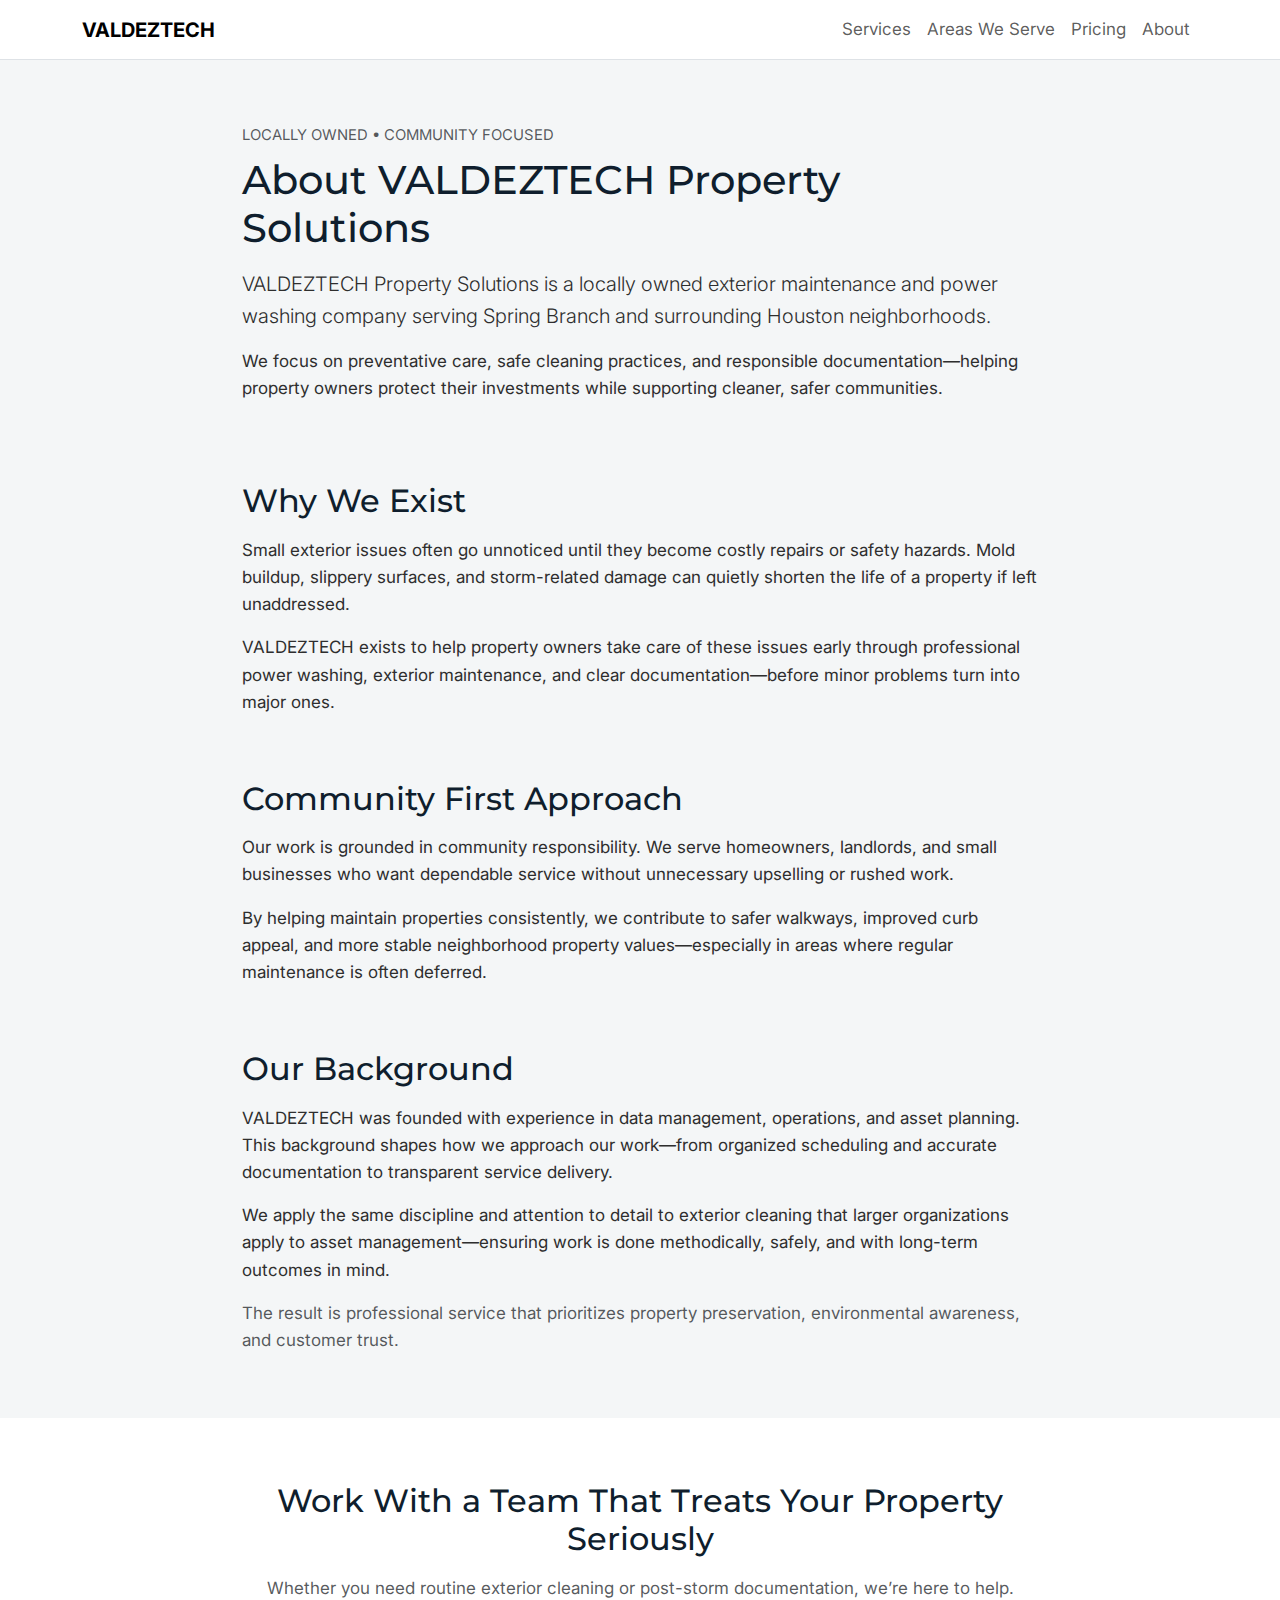
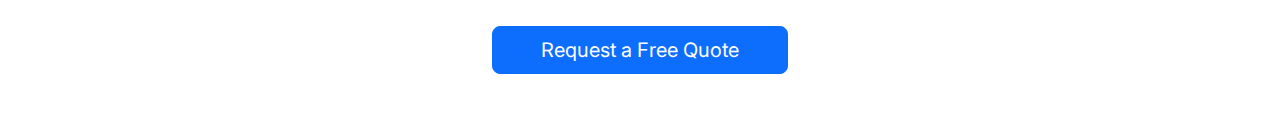
<file: about.html>
<!doctype html>
<html lang="en">
<head>
  <meta charset="UTF-8" />
  <meta name="viewport" content="width=device-width, initial-scale=1.0" />
  <title>About Us | VALDEZTECH Property Solutions</title>

  <!-- Bootstrap CSS -->
  <link href="https://cdn.jsdelivr.net/npm/bootstrap@5.3.2/dist/css/bootstrap.min.css" rel="stylesheet"/>

  <!-- Google Fonts -->
  <link rel="preconnect" href="https://fonts.googleapis.com" />
  <link rel="preconnect" href="https://fonts.gstatic.com" crossorigin />
  <link href="https://fonts.googleapis.com/css2?family=Inter:wght@400;500&family=Montserrat:wght@500;600;700&display=swap" rel="stylesheet"/>
<link href="style.css" rel="stylesheet" />
</head>

<body>

<!-- NAVBAR -->
<nav class="navbar navbar-expand-lg bg-white border-bottom">
  <div class="container">
    <a class="navbar-brand fw-bold" href="index.html">VALDEZTECH</a>

    <button class="navbar-toggler" type="button" data-bs-toggle="collapse" data-bs-target="#mainNav">
      <span class="navbar-toggler-icon"></span>
    </button>

    <div class="collapse navbar-collapse" id="mainNav">
      <ul class="navbar-nav ms-auto">
        <li class="nav-item"><a class="nav-link" href="services.html">Services</a></li>
        <li class="nav-item"><a class="nav-link" href="areas.html">Areas We Serve</a></li>
        <li class="nav-item"><a class="nav-link" href="./estimate/estimate.html">Pricing</a></li>
        <li class="nav-item"><a class="nav-link" href="about.html">About</a></li>
      </ul>
    </div>
  </div>
</nav>
<!-- HEADER -->
<section class="section-padding">
  <div class="container content-block">
    <p class="text-uppercase text-muted small mb-2">
      Locally Owned • Community Focused
    </p>

    <h1 class="mb-3">About VALDEZTECH Property Solutions</h1>

    <p class="lead">
      VALDEZTECH Property Solutions is a locally owned exterior maintenance and
      power washing company serving Spring Branch and surrounding Houston
      neighborhoods.
    </p>

    <p>
      We focus on preventative care, safe cleaning practices, and responsible
      documentation—helping property owners protect their investments while
      supporting cleaner, safer communities.
    </p>
  </div>
</section>

<!-- PURPOSE -->
<section class="pb-5">
  <div class="container content-block">
    <h2 class="mb-3">Why We Exist</h2>
    <p>
      Small exterior issues often go unnoticed until they become costly repairs
      or safety hazards. Mold buildup, slippery surfaces, and storm-related
      damage can quietly shorten the life of a property if left unaddressed.
    </p>

    <p>
      VALDEZTECH exists to help property owners take care of these issues early
      through professional power washing, exterior maintenance, and clear
      documentation—before minor problems turn into major ones.
    </p>
  </div>
</section>

<!-- COMMUNITY -->
<section class="pb-5">
  <div class="container content-block">
    <h2 class="mb-3">Community First Approach</h2>
    <p>
      Our work is grounded in community responsibility. We serve homeowners,
      landlords, and small businesses who want dependable service without
      unnecessary upselling or rushed work.
    </p>

    <p>
      By helping maintain properties consistently, we contribute to safer
      walkways, improved curb appeal, and more stable neighborhood property
      values—especially in areas where regular maintenance is often deferred.
    </p>
  </div>
</section>

<!-- FOUNDER -->
<section class="pb-5">
  <div class="container content-block">
    <h2 class="mb-3">Our Background</h2>
    <p>
      VALDEZTECH was founded with experience in data management, operations, and
      asset planning. This background shapes how we approach our work—from
      organized scheduling and accurate documentation to transparent service
      delivery.
    </p>

    <p>
      We apply the same discipline and attention to detail to exterior cleaning
      that larger organizations apply to asset management—ensuring work is done
      methodically, safely, and with long-term outcomes in mind.
    </p>

    <p class="text-muted">
      The result is professional service that prioritizes property preservation,
      environmental awareness, and customer trust.
    </p>
  </div>
</section>

<!-- CTA -->
<section class="section-padding bg-white text-center">
  <div class="container content-block">
    <h2 class="mb-3">Work With a Team That Treats Your Property Seriously</h2>
    <p class="mb-4 text-muted">
      Whether you need routine exterior cleaning or post-storm documentation,
      we’re here to help.
    </p>
    <a href="./estimate/estimate.html" class="btn btn-primary btn-lg px-5">
      Request a Free Quote
    </a>
  </div>
</section>

<!-- Bootstrap JS -->
<script src="https://cdn.jsdelivr.net/npm/bootstrap@5.3.2/dist/js/bootstrap.bundle.min.js"></script>
</body>
</html>
</file>
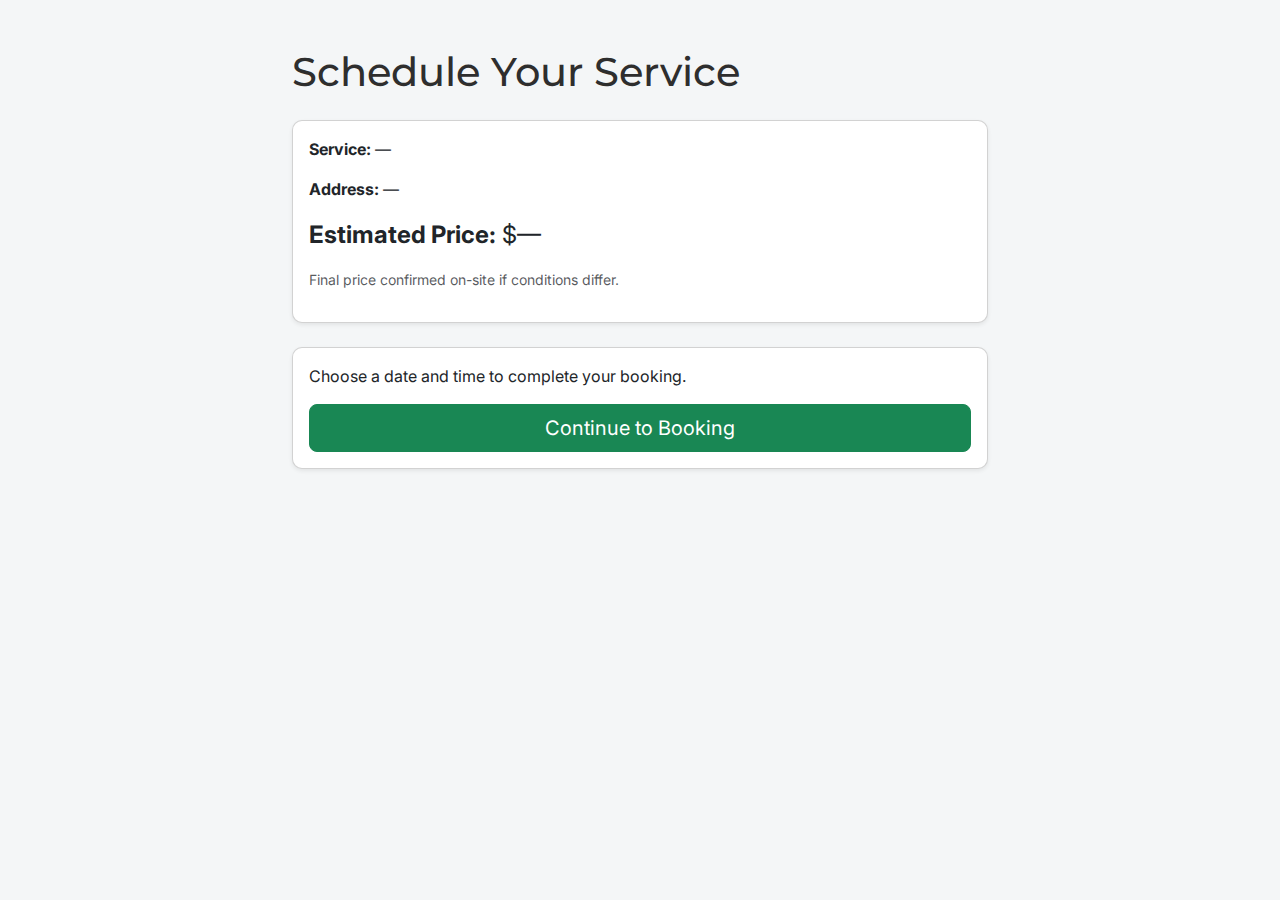
<file: schedule.html>
<!doctype html>
<html lang="en">
  <head>
    <meta charset="utf-8" />
    <meta name="viewport" content="width=device-width, initial-scale=1" />
    <title>Schedule Service | VALDEZTECH</title>

    <!-- Bootstrap CSS -->
    <link
      href="https://cdn.jsdelivr.net/npm/bootstrap@5.3.2/dist/css/bootstrap.min.css"
      rel="stylesheet"
    />

    <!-- Fonts -->
    <link rel="preconnect" href="https://fonts.googleapis.com" />
    <link rel="preconnect" href="https://fonts.gstatic.com" crossorigin />
    <link
      href="https://fonts.googleapis.com/css2?family=Inter:wght@400;500&family=Montserrat:wght@600;700&display=swap"
      rel="stylesheet"
    />

    <style>
      body {
        font-family: "Inter", system-ui, sans-serif;
        background: #f4f6f7;
        color: #2e2e2e;
      }
      h1 {
        font-family: "Montserrat", sans-serif;
      }
      .card {
        border-radius: 10px;
      }
    </style>
  </head>

  <body>
    <div class="container py-5" style="max-width: 720px;">
      <h1 class="mb-4">Schedule Your Service</h1>

      <div class="card shadow-sm mb-4">
        <div class="card-body">
          <p><strong>Service:</strong> <span id="service"></span></p>
          <p><strong>Address:</strong> <span id="address"></span></p>
          <p class="fs-4">
            <strong>Estimated Price:</strong>
            <span id="estimate"></span>
          </p>
          <p class="text-muted small">
            Final price confirmed on-site if conditions differ.
          </p>
        </div>
      </div>

      <!-- Placeholder for scheduler -->
      <div class="card shadow-sm">
        <div class="card-body">
          <p class="mb-3">
            Choose a date and time to complete your booking.
          </p>

          <!-- Replace later with Calendly / Square embed -->
          <a href="#" class="btn btn-success btn-lg w-100">
            Continue to Booking
          </a>
        </div>
      </div>
    </div>

    <!-- Read estimate data -->
    <script>
      const params = new URLSearchParams(window.location.search);

      document.getElementById("service").textContent =
        params.get("service") ?? "—";

      document.getElementById("address").textContent =
        params.get("address") ?? "—";

      const estimate = params.get("estimate");
      document.getElementById("estimate").textContent =
        estimate ? `$${estimate}.00` : "$—";
    </script>
  </body>
</html>
</file>
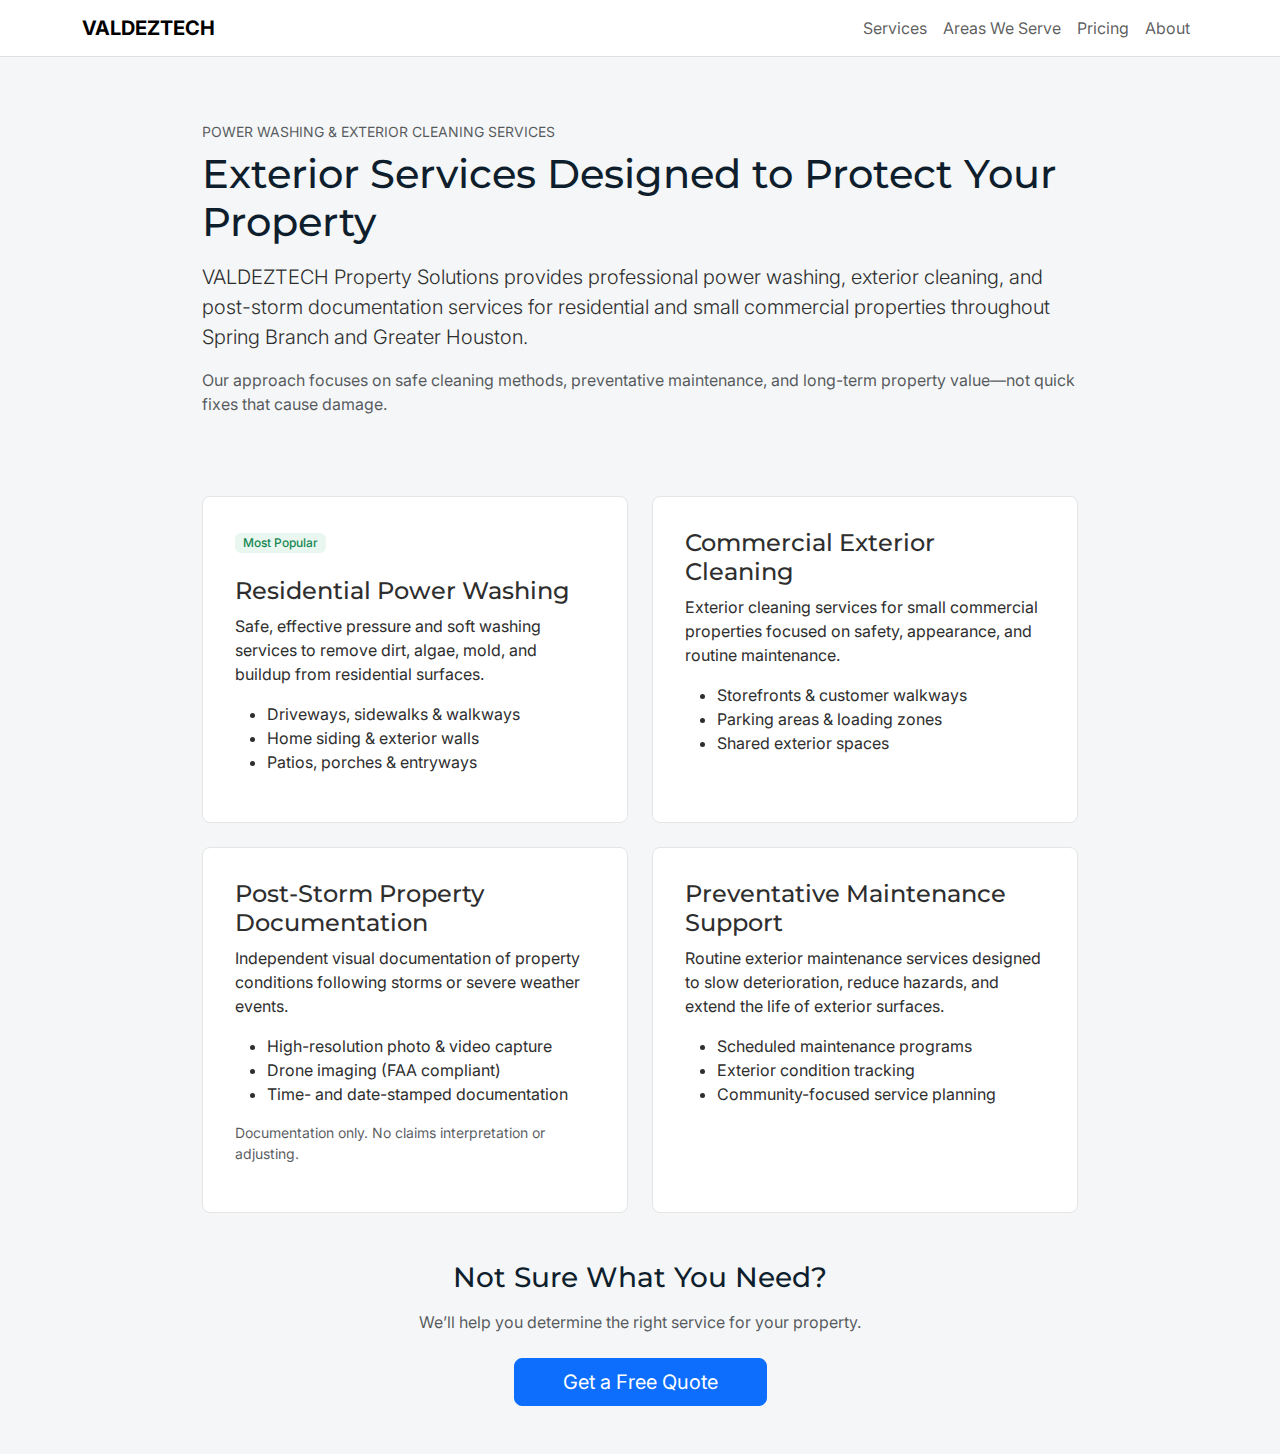
<file: services.html>
<!doctype html>
<html lang="en">
<head>
  <meta charset="utf-8" />
  <meta name="viewport" content="width=device-width, initial-scale=1" />
  <title>Power Washing Services | VALDEZTECH Property Solutions</title>

  <!-- Bootstrap CSS -->
  <link href="https://cdn.jsdelivr.net/npm/bootstrap@5.3.2/dist/css/bootstrap.min.css" rel="stylesheet"/>

  <!-- Google Fonts -->
  <link rel="preconnect" href="https://fonts.googleapis.com" />
  <link rel="preconnect" href="https://fonts.gstatic.com" crossorigin />
  <link href="https://fonts.googleapis.com/css2?family=Inter:wght@400;500&family=Montserrat:wght@500;600;700&display=swap" rel="stylesheet"/>

  <style>
    :root {
      --navy: #0F1E2D;
      --gray-text: #2E2E2E;
      --accent: #3FBF7F;
      --off-white: #F4F6F7;
    }

    body {
      font-family: 'Inter', system-ui, sans-serif;
      background-color: var(--off-white);
      color: var(--gray-text);
    }

    h1, h2, h3 {
      font-family: 'Montserrat', sans-serif;
      color: var(--navy);
    }

    .service-card {
      background: #ffffff;
      border: 1px solid #e5e5e5;
      border-radius: 8px;
      height: 100%;
      padding: 2rem;
    }

    .section-padding {
      padding: 4rem 0;
    }

    .badge-custom {
      background-color: #e9f7f0;
      color: #198754;
      font-weight: 500;
    }
  </style>
</head>

<body>

<!-- NAVBAR -->
<nav class="navbar navbar-expand-lg bg-white border-bottom">
  <div class="container">
    <a class="navbar-brand fw-bold" href="./homepage/index.html">VALDEZTECH</a>

    <button class="navbar-toggler" type="button" data-bs-toggle="collapse" data-bs-target="#mainNav">
      <span class="navbar-toggler-icon"></span>
    </button>

    <div class="collapse navbar-collapse" id="mainNav">
      <ul class="navbar-nav ms-auto">
        <li class="nav-item"><a class="nav-link" href="./services.html">Services</a></li>
        <li class="nav-item"><a class="nav-link" href="./areas.html">Areas We Serve</a></li>
        <li class="nav-item"><a class="nav-link" href="./estimate/estimate.html">Pricing</a></li>
        <li class="nav-item"><a class="nav-link" href="about.html">About</a></li>
      </ul>
    </div>
  </div>
</nav>

<!-- PAGE HEADER -->
<section class="section-padding">
  <div class="container" style="max-width:900px;">
    <p class="text-uppercase text-muted small mb-2">
      Power Washing & Exterior Cleaning Services
    </p>

    <h1 class="mb-3">Exterior Services Designed to Protect Your Property</h1>

    <p class="lead">
      VALDEZTECH Property Solutions provides professional power washing,
      exterior cleaning, and post-storm documentation services for residential
      and small commercial properties throughout Spring Branch and Greater Houston.
    </p>

    <p class="text-muted">
      Our approach focuses on safe cleaning methods, preventative maintenance,
      and long-term property value—not quick fixes that cause damage.
    </p>
  </div>
</section>

<!-- SERVICES GRID -->
<section class="pb-5">
  <div class="container" style="max-width:900px;">
    <div class="row g-4">

      <!-- Residential -->
      <div class="col-md-6">
        <div class="service-card">
          <span class="badge badge-custom mb-3">Most Popular</span>
          <h2 class="h4 mt-2">Residential Power Washing</h2>
          <p>
            Safe, effective pressure and soft washing services to remove dirt,
            algae, mold, and buildup from residential surfaces.
          </p>
          <ul>
            <li>Driveways, sidewalks & walkways</li>
            <li>Home siding & exterior walls</li>
            <li>Patios, porches & entryways</li>
          </ul>
        </div>
      </div>

      <!-- Commercial -->
      <div class="col-md-6">
        <div class="service-card">
          <h2 class="h4">Commercial Exterior Cleaning</h2>
          <p>
            Exterior cleaning services for small commercial properties focused on
            safety, appearance, and routine maintenance.
          </p>
          <ul>
            <li>Storefronts & customer walkways</li>
            <li>Parking areas & loading zones</li>
            <li>Shared exterior spaces</li>
          </ul>
        </div>
      </div>

      <!-- Storm Docs -->
      <div class="col-md-6">
        <div class="service-card">
          <h2 class="h4">Post-Storm Property Documentation</h2>
          <p>
            Independent visual documentation of property conditions following
            storms or severe weather events.
          </p>
          <ul>
            <li>High-resolution photo & video capture</li>
            <li>Drone imaging (FAA compliant)</li>
            <li>Time- and date-stamped documentation</li>
          </ul>
          <p class="text-muted small mt-2">
            Documentation only. No claims interpretation or adjusting.
          </p>
        </div>
      </div>

      <!-- Preventative -->
      <div class="col-md-6">
        <div class="service-card">
          <h2 class="h4">Preventative Maintenance Support</h2>
          <p>
            Routine exterior maintenance services designed to slow deterioration,
            reduce hazards, and extend the life of exterior surfaces.
          </p>
          <ul>
            <li>Scheduled maintenance programs</li>
            <li>Exterior condition tracking</li>
            <li>Community-focused service planning</li>
          </ul>
        </div>
      </div>

    </div>

    <!-- CTA -->
    <div class="text-center mt-5">
      <h3 class="mb-3">Not Sure What You Need?</h3>
      <p class="text-muted mb-4">
        We’ll help you determine the right service for your property.
      </p>
      <a href="./estimate/estimate.html" class="btn btn-primary btn-lg px-5">
        Get a Free Quote
      </a>
    </div>
  </div>
</section>

<!-- Bootstrap JS -->
<script src="https://cdn.jsdelivr.net/npm/bootstrap@5.3.2/dist/js/bootstrap.bundle.min.js"></script>
</body>
</html>
</file>
<file: style.css>
.bg-primary

    :root {
      --navy: #0F1E2D;
      --gray-text: #2E2E2E;
      --accent: #3FBF7F;
      --off-white: #F4F6F7;
    }

    body {
      font-family: 'Inter', system-ui, sans-serif;
      background-color: var(--off-white);
      color: var(--gray-text);
      font-size: 17px;
      line-height: 1.6;
    }

    h1, h2 {
      font-family: 'Montserrat', sans-serif;
      color: var(--navy);
    }

    .section-padding {
      padding: 4rem 0;
    }

    .content-block {
      max-width: 760px;
    }

    
    :root {
      --navy: #0F1E2D;
      --gray-text: #2E2E2E;
      --accent: #3FBF7F;
      --off-white: #F4F6F7;
    }

    body {
      font-family: 'Inter', system-ui, sans-serif;
      background-color: var(--off-white);
      color: var(--gray-text);
      font-size: 17px;
      line-height: 1.6;
    }

    h1, h2 {
      font-family: 'Montserrat', sans-serif;
      color: var(--navy);
    }

    .content-block {
      max-width: 820px;
    }

    #serviceMap {
      height: 420px;
      border-radius: 10px;
      margin-bottom: 1rem;
    }

    .area-card {
      background: #fff;
      border: 1px solid #e5e5e5;
      border-radius: 8px;
      padding: 1.5rem;
      height: 100%;
    }

    .badge-primary-area {
      background-color: #e9f7f0;
      color: #198754;
      font-weight: 500;
    }
</file>
